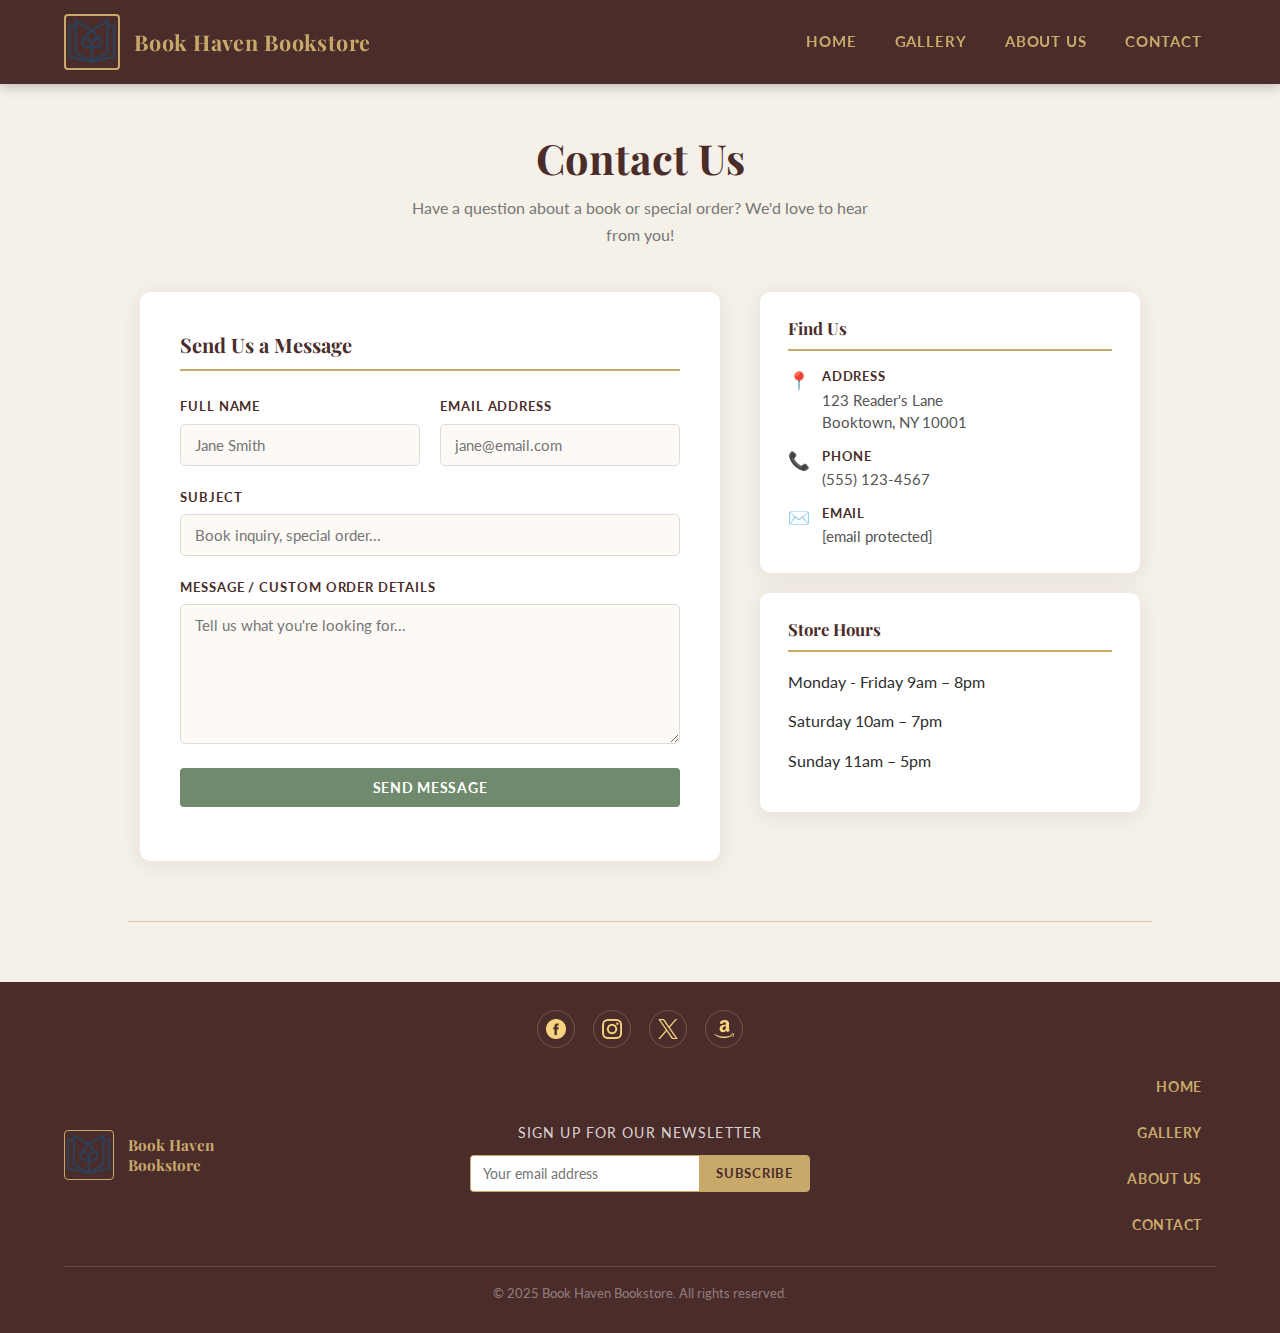
<file: contact.html>
<!DOCTYPE html>
<html lang="en">
<head>
    <meta charset="UTF-8">
    <meta name="viewport" content="width=device-width, initial-scale=1.0">
    <title>Book Haven Bookstore - Contact</title>
    <link rel="stylesheet" href="style.css">
    <style>
        /* =====================
           CONTACT PAGE STYLES
           ===================== */

        .contact-hero {
            width: 90%;
            max-width: 1100px;
            margin: 48px auto 0;
            text-align: center;
        }

        .contact-hero h2 {
            font-size: clamp(1.8rem, 4vw, 2.6rem);
            color: var(--primary-brown);
            margin-bottom: 10px;
        }

        .contact-hero p {
            color: #777;
            font-size: 1rem;
            max-width: 480px;
            margin: 0 auto;
        }

        /* Two-column layout: form + info panel */
        .contact-wrapper {
            width: 90%;
            max-width: 1000px;
            margin: 44px auto 60px;
            display: grid;
            grid-template-columns: 1fr 380px;
            gap: 40px;
            align-items: start;
        }

        /* ---- FORM PANEL ---- */
        .contact-form-panel {
            background: var(--white);
            border-radius: 10px;
            padding: 40px 40px 36px;
            box-shadow: 0 4px 22px rgba(74,44,42,0.09);
        }

        .contact-form-panel h3 {
            font-family: 'Playfair Display', Georgia, serif;
            font-size: 1.25rem;
            color: var(--primary-brown);
            margin-bottom: 24px;
            padding-bottom: 12px;
            border-bottom: 2px solid var(--accent-gold);
        }

        .form-row {
            display: grid;
            grid-template-columns: 1fr 1fr;
            gap: 0 20px;
        }

        .form-group {
            display: flex;
            flex-direction: column;
            margin-bottom: 20px;
        }

        .form-group label {
            font-size: 0.82rem;
            font-weight: 700;
            letter-spacing: 0.07em;
            text-transform: uppercase;
            color: var(--primary-brown);
            margin-bottom: 6px;
        }

        .form-group input,
        .form-group textarea {
            padding: 11px 14px;
            border: 1.5px solid #ddd;
            border-radius: 5px;
            font-family: 'Lato', Georgia, sans-serif;
            font-size: 0.95rem;
            color: var(--text-dark);
            background: #fdfaf5;
            transition: border-color 0.2s, box-shadow 0.2s;
            margin: 0;
        }

        .form-group input:focus,
        .form-group textarea:focus {
            outline: none;
            border-color: var(--accent-gold);
            box-shadow: 0 0 0 3px rgba(200,169,106,0.18);
            background: var(--white);
        }

        .form-group textarea {
            resize: vertical;
            min-height: 140px;
        }

        .form-submit {
            width: 100%;
            padding: 13px;
            font-size: 0.9rem;
            letter-spacing: 0.08em;
            margin-top: 4px;
        }

        /* ---- INFO PANEL ---- */
        .contact-info-panel {
            display: flex;
            flex-direction: column;
            gap: 20px;
        }

        .info-card {
            background: var(--white);
            border-radius: 10px;
            padding: 26px 28px;
            box-shadow: 0 4px 22px rgba(74,44,42,0.09);
        }

        .info-card h3 {
            font-family: 'Playfair Display', Georgia, serif;
            font-size: 1.05rem;
            color: var(--primary-brown);
            margin-bottom: 16px;
            padding-bottom: 10px;
            border-bottom: 2px solid var(--accent-gold);
        }

        .info-item {
            display: flex;
            align-items: flex-start;
            gap: 12px;
            margin-bottom: 14px;
            font-size: 0.92rem;
            color: #555;
            line-height: 1.5;
        }

        .info-item:last-child {
            margin-bottom: 0;
        }

        .info-icon {
            font-size: 1.1rem;
            margin-top: 1px;
            flex-shrink: 0;
            color: var(--accent-gold);
        }

        .info-item strong {
            display: block;
            font-size: 0.8rem;
            text-transform: uppercase;
            letter-spacing: 0.06em;
            color: var(--primary-brown);
            margin-bottom: 2px;
            font-weight: 700;
        }

        /* Hours table inside info card */
        .hours-table {
            width: 100%;
            border-collapse: collapse;
            font-size: 0.88rem;
            color: #555;
        }

        .hours-table tr td {
            padding: 5px 0;
            background: transparent;
            border: none;
            text-align: left;
        }

        .hours-table tr td:last-child {
            text-align: right;
            color: var(--soft-green);
            font-weight: 700;
        }

        .hours-table tr:not(:last-child) td {
            border-bottom: 1px solid rgba(200,169,106,0.15);
        }

        /* =====================
           RESPONSIVE
           ===================== */
        @media (max-width: 860px) {
            .contact-wrapper {
                grid-template-columns: 1fr;
            }

            .contact-info-panel {
                display: grid;
                grid-template-columns: 1fr 1fr;
            }
        }

        @media (max-width: 560px) {
            .contact-form-panel {
                padding: 28px 22px;
            }

            .form-row {
                grid-template-columns: 1fr;
            }

            .contact-info-panel {
                grid-template-columns: 1fr;
            }
        }
    </style>
</head>

<body>

<!-- HEADER -->
<header class="main-header">
    <div class="logo-container">
        <img src="images/logo.png" alt="Book Haven Logo">
        <h1>Book Haven Bookstore</h1>
    </div>

    <button class="nav-toggle" aria-label="Toggle navigation"
        onclick="this.classList.toggle('active'); document.querySelector('nav').classList.toggle('open')">
        <span></span>
        <span></span>
        <span></span>
    </button>

    <nav>
        <a href="index.html">Home</a>
        <a href="gallery.html">Gallery</a>
        <a href="about.html">About Us</a>
        <a href="contact.html">Contact</a>
    </nav>
</header>

<!-- PAGE HERO -->
<div class="contact-hero">
    <h2>Contact Us</h2>
    <p>Have a question about a book or special order? We'd love to hear from you!</p>
</div>

<!-- CONTACT LAYOUT -->
<div class="contact-wrapper">

    <!-- LEFT: Contact Form -->
    <div class="contact-form-panel">
        <h3>Send Us a Message</h3>
        <form action="#" method="post">

            <div class="form-row">
                <div class="form-group">
                    <label for="fullname">Full Name</label>
                    <input type="text" id="fullname" name="fullname" placeholder="Jane Smith" required>
                </div>
                <div class="form-group">
                    <label for="email">Email Address</label>
                    <input type="email" id="email" name="email" placeholder="jane@email.com" required>
                </div>
            </div>

            <div class="form-group">
                <label for="subject">Subject</label>
                <input type="text" id="subject" name="subject" placeholder="Book inquiry, special order...">
            </div>

            <div class="form-group">
                <label for="message">Message / Custom Order Details</label>
                <textarea id="message" name="message" placeholder="Tell us what you're looking for..." required></textarea>
            </div>

            <input type="submit" value="Send Message" id="contact-submit-btn" class="form-submit">

        </form>
    </div>

    <!-- RIGHT: Info Cards -->
    <div class="contact-info-panel">

        <div class="info-card">
            <h3>Find Us</h3>

            <div class="info-item">
                <span class="info-icon">📍</span>
                <div>
                    <strong>Address</strong>
                    123 Reader's Lane<br>Booktown, NY 10001
                </div>
            </div>

            <div class="info-item">
                <span class="info-icon">📞</span>
                <div>
                    <strong>Phone</strong>
                    (555) 123-4567
                </div>
            </div>

            <div class="info-item">
                <span class="info-icon">✉️</span>
                <div>
                    <strong>Email</strong>
                    <a href="/cdn-cgi/l/email-protection" class="__cf_email__" data-cfemail="5b333e3737341b39343430333a2d3e3575383436">[email&#160;protected]</a>
                </div>
            </div>
        </div>

        <div class="info-card">
            <h3>Store Hours</h3>
            <table class="hours-table">
                <p>Monday - Friday 9am – 8pm</p>
                <p>Saturday 10am – 7pm</p>
                <p>Sunday 11am – 5pm</p>
            </table>
        </div>

    </div>

</div>

<hr>

<!-- FOOTER -->
<footer>

    <div class="footer-social">
        <a href="#" aria-label="Facebook">
            <img src="images/facebook.png" alt="Facebook">
        </a>
        <a href="#" aria-label="Instagram">
            <img src="images/instagram.png" alt="Instagram">
        </a>
        <a href="#" aria-label="X (Twitter)">
            <img src="images/x.png" alt="X">
        </a>
        <a href="#" aria-label="Amazon">
            <img src="images/amazon.png" alt="Amazon">
        </a>
    </div>

    <div class="footer-main">

        <div class="footer-brand">
            <div class="footer-logo-box">
                <img src="images/logo.png" alt="Book Haven Logo">
            </div>
            <span class="footer-brand-name">Book Haven<br>Bookstore</span>
        </div>

        <div class="footer-newsletter">
            <p>Sign up for our newsletter</p>
            <form action="#" method="post">
                <input type="email" placeholder="Your email address" aria-label="Email address">
                <button type="submit" id="subscribe-btn">Subscribe</button>
            </form>
        </div>

        <nav class="footer-nav">
            <a href="index.html">Home</a>
            <a href="gallery.html">Gallery</a>
            <a href="about.html">About Us</a>
            <a href="contact.html">Contact</a>
        </nav>

    </div>

    <div class="footer-bottom">
        &copy; 2025 Book Haven Bookstore. All rights reserved.
    </div>

</footer>

<script>
    // Subscribe button — footer
    document.getElementById('subscribe-btn').addEventListener('click', function(e) {
        e.preventDefault();
        alert('Thank you for subscribing.');
    });

    // Contact form submit button
    document.getElementById('contact-submit-btn').addEventListener('click', function(e) {
        // Let browser run HTML5 required-field validation first;
        // only show alert if the form is valid
        var form = this.closest('form');
        if (form.checkValidity()) {
            e.preventDefault();
            alert('Thank you for your message.');
        }
    });
</script>

</body>
</html>
</file>
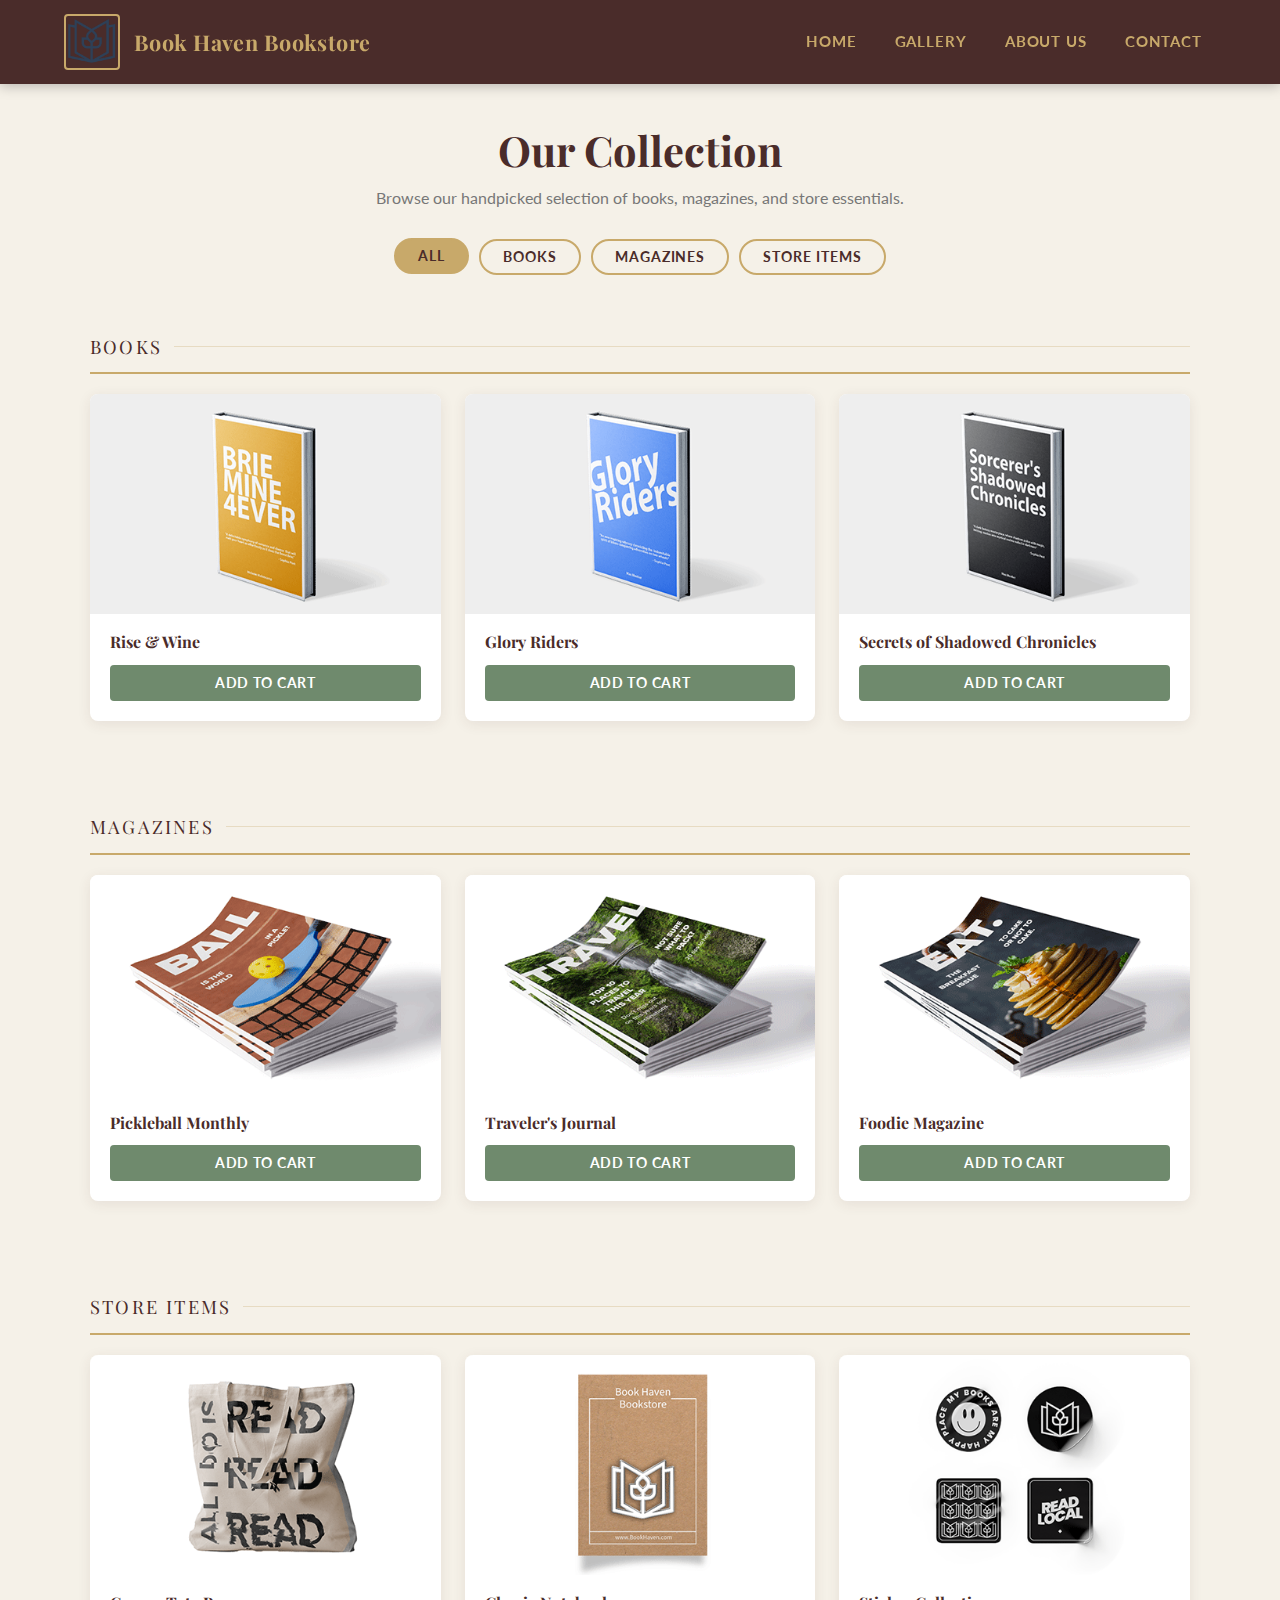
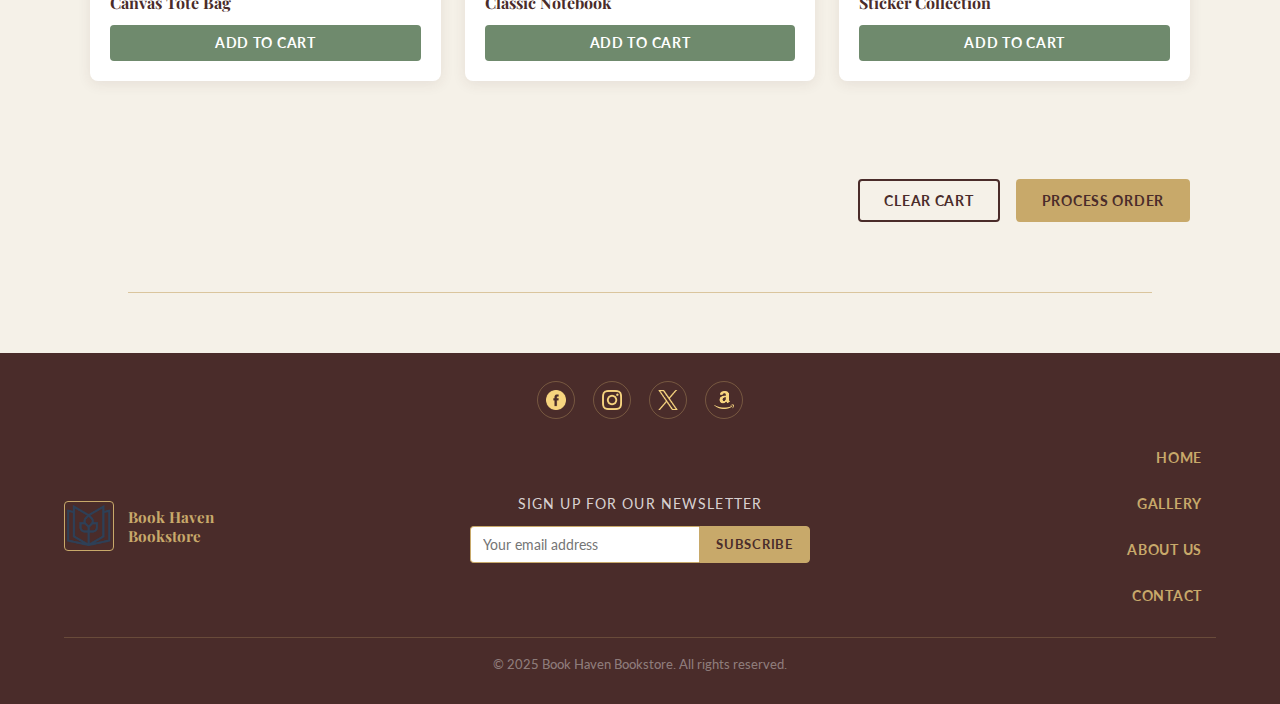
<file: gallery.html>
<!DOCTYPE html>
<html lang="en">
<head>
    <meta charset="UTF-8">
    <meta name="viewport" content="width=device-width, initial-scale=1.0">
    <title>Book Haven Bookstore - Gallery</title>
    <link rel="stylesheet" href="style.css">
    <style>
        /* =====================
           GALLERY PAGE STYLES
           ===================== */

        .gallery-hero {
            width: 90%;
            max-width: 1100px;
            margin: 40px auto 10px;
            text-align: center;
        }

        .gallery-hero h2 {
            font-size: clamp(1.8rem, 4vw, 2.6rem);
            color: var(--primary-brown);
            margin-bottom: 8px;
        }

        .gallery-hero p {
            color: #777;
            font-size: 1rem;
            max-width: 540px;
            margin: 0 auto;
        }

        /* Category filter tabs */
        .gallery-filters {
            display: flex;
            justify-content: center;
            gap: 10px;
            flex-wrap: wrap;
            margin: 28px auto 36px;
        }

        .filter-btn {
            background: transparent;
            color: var(--primary-brown);
            border: 2px solid var(--accent-gold);
            padding: 8px 22px;
            font-size: 0.85rem;
            letter-spacing: 0.07em;
            text-transform: uppercase;
            border-radius: 30px;
            cursor: pointer;
            transition: background 0.2s, color 0.2s, transform 0.15s;
        }

        .filter-btn:hover,
        .filter-btn.active {
            background: var(--accent-gold);
            color: var(--primary-brown);
            transform: translateY(-1px);
        }

        /* Section headings */
        .gallery-section {
            width: 90%;
            max-width: 1100px;
            margin: 0 auto 50px;
        }

        .gallery-section-title {
            font-family: 'Playfair Display', Georgia, serif;
            font-size: 1.15rem;
            color: var(--primary-brown);
            text-transform: uppercase;
            letter-spacing: 0.12em;
            margin-bottom: 20px;
            padding-bottom: 10px;
            border-bottom: 2px solid var(--accent-gold);
            display: flex;
            align-items: center;
            gap: 12px;
        }

        .gallery-section-title::after {
            content: '';
            flex: 1;
            height: 1px;
            background: rgba(200,169,106,0.3);
        }

        /* Product grid */
        .gallery-grid {
            display: grid;
            grid-template-columns: repeat(3, 1fr);
            gap: 24px;
        }

        /* Product card */
        .product-card {
            background: var(--white);
            border-radius: 8px;
            overflow: hidden;
            box-shadow: 0 3px 14px rgba(74,44,42,0.09);
            transition: transform 0.22s, box-shadow 0.22s;
            display: flex;
            flex-direction: column;
        }

        .product-card:hover {
            transform: translateY(-5px);
            box-shadow: 0 12px 32px rgba(74,44,42,0.16);
        }

        /* Image wrapper with overlay */
        .product-img-wrap {
            position: relative;
            overflow: hidden;
            background: #f0ebe0;
        }

        .product-img-wrap img {
            width: 100%;
            height: 220px;
            object-fit: cover;
            display: block;
            transition: transform 0.35s ease;
        }

        .product-card:hover .product-img-wrap img {
            transform: scale(1.04);
        }

        /* Quick-add overlay on hover */
        .product-img-overlay {
            position: absolute;
            inset: 0;
            background: rgba(74,44,42,0.45);
            display: flex;
            align-items: center;
            justify-content: center;
            opacity: 0;
            transition: opacity 0.25s;
        }

        .product-card:hover .product-img-overlay {
            opacity: 1;
        }

        .overlay-btn {
            background: var(--accent-gold);
            color: var(--primary-brown);
            border: none;
            padding: 10px 22px;
            font-size: 0.82rem;
            font-weight: 700;
            letter-spacing: 0.07em;
            text-transform: uppercase;
            border-radius: 4px;
            cursor: pointer;
            transform: translateY(6px);
            transition: transform 0.25s, background 0.2s;
        }

        .product-card:hover .overlay-btn {
            transform: translateY(0);
        }

        .overlay-btn:hover {
            background: var(--white);
        }

        /* Card body */
        .product-info {
            padding: 18px 20px 20px;
            flex-grow: 1;
            display: flex;
            flex-direction: column;
            gap: 12px;
        }

        .product-info strong {
            font-family: 'Playfair Display', Georgia, serif;
            font-size: 1rem;
            color: var(--primary-brown);
            line-height: 1.3;
        }

        .product-info button {
            margin-top: auto;
            width: 100%;
            padding: 10px;
            font-size: 0.85rem;
        }

        /* Cart action buttons row */
        .cart-actions {
            display: flex;
            gap: 16px;
            justify-content: flex-end;
            margin-top: 8px;
        }

        .cart-actions #clear-cart-btn {
            background-color: transparent;
            color: var(--primary-brown);
            border: 2px solid var(--primary-brown);
        }

        .cart-actions #clear-cart-btn:hover {
            background-color: var(--primary-brown);
            color: white;
        }

        .cart-actions #process-order-btn {
            background-color: var(--accent-gold);
            color: var(--primary-brown);
            border: 2px solid var(--accent-gold);
            font-weight: 700;
        }

        .cart-actions #process-order-btn:hover {
            background-color: var(--primary-brown);
            color: white;
            border-color: var(--primary-brown);
        }

        /* =====================
           RESPONSIVE
           ===================== */
        @media (max-width: 900px) {
            .gallery-grid {
                grid-template-columns: repeat(2, 1fr);
            }
        }

        @media (max-width: 520px) {
            .gallery-grid {
                grid-template-columns: 1fr;
            }

            .product-img-wrap img {
                height: 200px;
            }
        }
    </style>
</head>

<body>

<!-- HEADER -->
<header class="main-header">
    <div class="logo-container">
        <img src="images/logo.png" alt="Book Haven Logo">
        <h1>Book Haven Bookstore</h1>
    </div>

    <button class="nav-toggle" aria-label="Toggle navigation"
        onclick="this.classList.toggle('active'); document.querySelector('nav').classList.toggle('open')">
        <span></span>
        <span></span>
        <span></span>
    </button>

    <nav>
        <a href="index.html">Home</a>
        <a href="gallery.html">Gallery</a>
        <a href="about.html">About Us</a>
        <a href="contact.html">Contact</a>
    </nav>
</header>

<!-- GALLERY HERO -->
<div class="gallery-hero">
    <h2>Our Collection</h2>
    <p>Browse our handpicked selection of books, magazines, and store essentials.</p>
</div>

<!-- FILTER TABS -->
<div class="gallery-filters">
    <button class="filter-btn active">All</button>
    <button class="filter-btn">Books</button>
    <button class="filter-btn">Magazines</button>
    <button class="filter-btn">Store Items</button>
</div>

<!-- BOOKS -->
<section class="gallery-section">
    <div class="gallery-section-title">Books</div>
    <div class="gallery-grid">

        <div class="product-card">
            <div class="product-img-wrap">
                <img src="images/book1.jpg" alt="Rise & Wine">
                <div class="product-img-overlay">
                    <button class="overlay-btn">Quick Add</button>
                </div>
            </div>
            <div class="product-info">
                <strong>Rise &amp; Wine</strong>
                <button class="add-to-cart-btn">Add to Cart</button>
            </div>
        </div>

        <div class="product-card">
            <div class="product-img-wrap">
                <img src="images/book2.jpg" alt="Glory Riders">
                <div class="product-img-overlay">
                    <button class="overlay-btn add-to-cart-btn">Quick Add</button>
                </div>
            </div>
            <div class="product-info">
                <strong>Glory Riders</strong>
                <button class="add-to-cart-btn">Add to Cart</button>
            </div>
        </div>

        <div class="product-card">
            <div class="product-img-wrap">
                <img src="images/book3.jpg" alt="Secrets of Shadowed Chronicles">
                <div class="product-img-overlay">
                    <button class="overlay-btn add-to-cart-btn">Quick Add</button>
                </div>
            </div>
            <div class="product-info">
                <strong>Secrets of Shadowed Chronicles</strong>
                <button class="add-to-cart-btn">Add to Cart</button>
            </div>
        </div>

    </div>
</section>

<!-- MAGAZINES -->
<section class="gallery-section">
    <div class="gallery-section-title">Magazines</div>
    <div class="gallery-grid">

        <div class="product-card">
            <div class="product-img-wrap">
                <img src="images/mag1.jpg" alt="Pickleball Monthly">
                <div class="product-img-overlay">
                    <button class="overlay-btn">Quick Add</button>
                </div>
            </div>
            <div class="product-info">
                <strong>Pickleball Monthly</strong>
                <button class="add-to-cart-btn">Add to Cart</button>
            </div>
        </div>

        <div class="product-card">
            <div class="product-img-wrap">
                <img src="images/mag2.jpg" alt="Traveler's Journal">
                <div class="product-img-overlay">
                    <button class="overlay-btn add-to-cart-btn">Quick Add</button>
                </div>
            </div>
            <div class="product-info">
                <strong>Traveler's Journal</strong>
                <button class="add-to-cart-btn">Add to Cart</button>
            </div>
        </div>

        <div class="product-card">
            <div class="product-img-wrap">
                <img src="images/mag3.jpg" alt="Foodie Magazine">
                <div class="product-img-overlay">
                    <button class="overlay-btn add-to-cart-btn">Quick Add</button>
                </div>
            </div>
            <div class="product-info">
                <strong>Foodie Magazine</strong>
                <button class="add-to-cart-btn">Add to Cart</button>
            </div>
        </div>

    </div>
</section>

<!-- STORE ITEMS -->
<section class="gallery-section">
    <div class="gallery-section-title">Store Items</div>
    <div class="gallery-grid">

        <div class="product-card">
            <div class="product-img-wrap">
                <img src="images/item1.jpg" alt="Canvas Tote Bag">
                <div class="product-img-overlay">
                    <button class="overlay-btn add-to-cart-btn">Quick Add</button>
                </div>
            </div>
            <div class="product-info">
                <strong>Canvas Tote Bag</strong>
                <button class="add-to-cart-btn">Add to Cart</button>
            </div>
        </div>

        <div class="product-card">
            <div class="product-img-wrap">
                <img src="images/item2.jpg" alt="Classic Notebook">
                <div class="product-img-overlay">
                    <button class="overlay-btn add-to-cart-btn">Quick Add</button>
                </div>
            </div>
            <div class="product-info">
                <strong>Classic Notebook</strong>
                <button class="add-to-cart-btn">Add to Cart</button>
            </div>
        </div>

        <div class="product-card">
            <div class="product-img-wrap">
                <img src="images/item3.jpg" alt="Sticker Collection">
                <div class="product-img-overlay">
                    <button class="overlay-btn add-to-cart-btn">Quick Add</button>
                </div>
            </div>
            <div class="product-info">
                <strong>Sticker Collection</strong>
                <button class="add-to-cart-btn">Add to Cart</button>
            </div>
        </div>

    </div>
</section>

<!-- CART ACTIONS -->
<section class="gallery-section">
    <div class="cart-actions">
        <button id="clear-cart-btn">Clear Cart</button>
        <button id="process-order-btn">Process Order</button>
    </div>
</section>

<hr>

<!-- FOOTER -->
<footer>

    <div class="footer-social">
        <a href="#" aria-label="Facebook">
            <img src="images/facebook.png" alt="Facebook">
        </a>
        <a href="#" aria-label="Instagram">
            <img src="images/instagram.png" alt="Instagram">
        </a>
        <a href="#" aria-label="X (Twitter)">
            <img src="images/x.png" alt="X">
        </a>
        <a href="#" aria-label="Amazon">
            <img src="images/amazon.png" alt="Amazon">
        </a>
    </div>

    <div class="footer-main">

        <div class="footer-brand">
            <div class="footer-logo-box">
                <img src="images/logo.png" alt="Book Haven Logo">
            </div>
            <span class="footer-brand-name">Book Haven<br>Bookstore</span>
        </div>

        <div class="footer-newsletter">
            <p>Sign up for our newsletter</p>
            <form action="#" method="post">
                <input type="email" placeholder="Your email address" aria-label="Email address">
                <button type="submit" id="subscribe-btn">Subscribe</button>
            </form>
        </div>

        <nav class="footer-nav">
            <a href="index.html">Home</a>
            <a href="gallery.html">Gallery</a>
            <a href="about.html">About Us</a>
            <a href="contact.html">Contact</a>
        </nav>

    </div>

    <div class="footer-bottom">
        &copy; 2025 Book Haven Bookstore. All rights reserved.
    </div>

</footer>

<script>
    // Subscribe button — footer
    document.getElementById('subscribe-btn').addEventListener('click', function(e) {
        e.preventDefault();
        alert('Thank you for subscribing.');
    });

    // Add to Cart buttons (all product cards + quick-add overlays)
    document.querySelectorAll('.add-to-cart-btn').forEach(function(btn) {
        btn.addEventListener('click', function() {
            alert('Item added to the cart.');
        });
    });

    // Clear Cart button
    document.getElementById('clear-cart-btn').addEventListener('click', function() {
        alert('Cart cleared.');
    });

    // Process Order button
    document.getElementById('process-order-btn').addEventListener('click', function() {
        alert('Thank you for your order.');
    });

    // Filter tab active state
    document.querySelectorAll('.filter-btn').forEach(btn => {
        btn.addEventListener('click', function() {
            document.querySelectorAll('.filter-btn').forEach(b => b.classList.remove('active'));
            this.classList.add('active');
        });
    });
</script>

</body>
</html>
</file>
<file: style.css>
/* =====================
   GOOGLE FONTS
   ===================== */
@import url('https://fonts.googleapis.com/css2?family=Playfair+Display:wght@400;600;700&family=Lato:wght@300;400;700&display=swap');

/* =====================
   COLOR PALETTE
   ===================== */
:root {
    --primary-brown: #4a2c2a;
    --light-cream: #f5f1e8;
    --accent-gold: #c8a96a;
    --soft-green: #6f8a6d;
    --text-dark: #2e2e2e;
    --white: #ffffff;
    --border: #ddd;
    --shadow: 0 4px 18px rgba(74,44,42,0.10);
}

/* =====================
   RESET & GLOBAL
   ===================== */
*, *::before, *::after {
    box-sizing: border-box;
    margin: 0;
    padding: 0;
}

body {
    font-family: 'Lato', Georgia, serif;
    background-color: var(--light-cream);
    color: var(--text-dark);
    line-height: 1.7;
    font-size: 16px;
}

h1, h2, h3 {
    font-family: 'Playfair Display', Georgia, serif;
    line-height: 1.25;
}

h2 {
    font-size: clamp(1.4rem, 3vw, 2rem);
    color: var(--primary-brown);
    margin-bottom: 16px;
}

p {
    margin-bottom: 12px;
}

a {
    color: inherit;
    text-decoration: none;
}

img {
    max-width: 100%;
    display: block;
}

hr {
    width: 80%;
    margin: 40px auto;
    border: none;
    border-top: 1px solid var(--accent-gold);
    opacity: 0.6;
}

section {
    width: 90%;
    max-width: 1100px;
    margin: 0 auto;
    padding: 20px 0;
}

/* =====================
   HEADER
   ===================== */
.main-header {
    background-color: var(--primary-brown);
    padding: 14px 5%;
    display: flex;
    justify-content: space-between;
    align-items: center;
    gap: 20px;
    position: sticky;
    top: 0;
    z-index: 100;
    box-shadow: 0 2px 12px rgba(0,0,0,0.25);
}

.logo-container {
    display: flex;
    align-items: center;
    gap: 14px;
    flex-shrink: 0;
}

.logo-container img {
    width: 56px;
    height: 56px;
    object-fit: cover;
    border-radius: 4px;
    border: 2px solid var(--accent-gold);
}

.logo-container h1 {
    color: var(--accent-gold);
    font-family: 'Playfair Display', Georgia, serif;
    font-size: clamp(1rem, 2.5vw, 1.35rem);
    font-weight: 700;
    letter-spacing: 0.02em;
    white-space: nowrap;
}

/* =====================
   NAVIGATION
   ===================== */
nav {
    display: flex;
    gap: 10px;
    flex-wrap: wrap;
    justify-content: flex-end;
}

nav a {
    color: var(--accent-gold);
    font-family: 'Lato', sans-serif;
    font-weight: 700;
    font-size: 0.92rem;
    letter-spacing: 0.06em;
    text-transform: uppercase;
    padding: 7px 14px;
    border-radius: 3px;
    transition: color 0.2s, background 0.2s;
}

nav a:hover {
    color: var(--primary-brown);
    background-color: var(--accent-gold);
}

/* Hamburger (mobile) */
.nav-toggle {
    display: none;
    flex-direction: column;
    gap: 5px;
    cursor: pointer;
    padding: 6px;
    background: none;
    border: none;
}
.nav-toggle span {
    display: block;
    width: 24px;
    height: 2px;
    background: var(--accent-gold);
    border-radius: 2px;
    transition: transform 0.3s;
}

/* =====================
   HERO SECTION
   ===================== */
.hero {
    position: relative;
    width: 90%;
    max-width: 1100px;
    margin: 36px auto 0;
    overflow: hidden;
    border-radius: 8px;
    box-shadow: var(--shadow);
}

.hero img {
    width: 100%;
    height: clamp(260px, 45vw, 480px);
    object-fit: cover;
    display: block;
}

.hero-overlay {
    position: absolute;
    bottom: 0;
    left: 0;
    width: 100%;
    padding: clamp(20px, 4vw, 50px) clamp(20px, 5vw, 60px);
    text-align: center;
    background: linear-gradient(
        to top,
        rgba(245,241,232,0.97) 0%,
        rgba(245,241,232,0.7) 55%,
        rgba(245,241,232,0) 100%
    );
    border-bottom-left-radius: 8px;
    border-bottom-right-radius: 8px;
}

.hero-overlay h2 {
    font-size: clamp(1.3rem, 3.5vw, 2.2rem);
    color: var(--primary-brown);
    margin-bottom: 10px;
}

.hero-overlay p {
    max-width: 680px;
    margin: 0 auto;
    color: var(--text-dark);
    font-size: clamp(0.9rem, 1.8vw, 1.05rem);
}

/* =====================
   HERO BUTTON
   ===================== */
.hero-button {
    text-align: center;
    margin: 24px 0 48px;
}

/* =====================
   BUTTONS
   ===================== */
button,
input[type="submit"] {
    background-color: var(--soft-green);
    color: var(--white);
    border: none;
    padding: 11px 24px;
    font-family: 'Lato', sans-serif;
    font-size: 0.9rem;
    font-weight: 700;
    letter-spacing: 0.05em;
    text-transform: uppercase;
    cursor: pointer;
    border-radius: 4px;
    transition: background-color 0.2s, transform 0.15s;
}

button:hover,
input[type="submit"]:hover {
    background-color: var(--primary-brown);
    transform: translateY(-1px);
}

/* =====================
   FEATURED BOOKS
   ===================== */
.books-grid {
    display: grid;
    grid-template-columns: repeat(3, 1fr);
    gap: 24px;
    margin-top: 28px;
}

.book-card {
    background: var(--white);
    border: 1px solid var(--border);
    border-radius: 8px;
    padding: 28px 24px;
    text-align: center;
    box-shadow: var(--shadow);
    transition: transform 0.2s, box-shadow 0.2s;
    display: flex;
    flex-direction: column;
    align-items: center;
    gap: 12px;
}

.book-card:hover {
    transform: translateY(-4px);
    box-shadow: 0 10px 30px rgba(74,44,42,0.14);
}

.book-card img {
    width: 140px;
    height: 190px;
    object-fit: cover;
    border-radius: 4px;
    box-shadow: 3px 4px 14px rgba(0,0,0,0.2);
    margin: 0 auto;
}

.book-card strong {
    font-family: 'Playfair Display', Georgia, serif;
    font-size: 1.05rem;
    color: var(--primary-brown);
    display: block;
}

.book-card p {
    font-size: 0.9rem;
    color: #555;
    margin: 0;
    flex-grow: 1;
}

/* Legacy table override (keep HTML working) */
table {
    display: none; /* replaced by .books-grid */
}

/* =====================
   ABOUT PREVIEW
   ===================== */
.about-preview {
    display: flex;
    align-items: center;
    gap: 40px;
}

.about-preview img {
    width: clamp(200px, 30%, 320px);
    height: 220px;
    object-fit: cover;
    border-radius: 8px;
    box-shadow: var(--shadow);
    flex-shrink: 0;
}

.about-preview-text h2 {
    margin-bottom: 12px;
}

.about-preview-text p {
    color: #555;
    font-size: 0.98rem;
}

.about-preview-text button {
    margin-top: 8px;
}

/* =====================
   FORM STYLING
   ===================== */
form {
    max-width: 500px;
    margin: 0 auto;
    text-align: left;
}

label {
    font-weight: 700;
    font-size: 0.9rem;
    display: block;
    margin-bottom: 4px;
    color: var(--primary-brown);
}

input,
textarea {
    width: 100%;
    padding: 10px 12px;
    margin-top: 4px;
    margin-bottom: 18px;
    border: 1px solid #ccc;
    border-radius: 4px;
    font-family: 'Lato', sans-serif;
    font-size: 0.95rem;
    transition: border-color 0.2s;
}

input:focus,
textarea:focus {
    outline: none;
    border-color: var(--accent-gold);
    box-shadow: 0 0 0 3px rgba(200,169,106,0.15);
}

/* =====================
   FOOTER
   ===================== */
footer {
    background-color: var(--primary-brown);
    color: var(--white);
    padding: 28px 5%;
    margin-top: 60px;
}

/* Social Icons Row */
.footer-social {
    display: flex;
    justify-content: center;
    gap: 18px;
    margin-bottom: 20px;
}

.footer-social a {
    color: var(--accent-gold);
    display: inline-flex;
    align-items: center;
    justify-content: center;
    width: 38px;
    height: 38px;
    border-radius: 50%;
    border: 1px solid rgba(200,169,106,0.35);
    transition: color 0.2s, border-color 0.2s, transform 0.2s;
}

.footer-social a:hover {
    color: var(--white);
    border-color: var(--white);
    transform: scale(1.12);
}

.footer-social img {
    width: 20px;
    height: 20px;
    object-fit: contain;
    /* invert to look white-ish on dark bg */
    filter: brightness(0) saturate(100%) invert(75%) sepia(30%) saturate(500%) hue-rotate(5deg) brightness(105%);
    transition: filter 0.2s;
}

.footer-social a:hover img {
    filter: brightness(0) invert(1);
}

/* Three-column main row */
.footer-main {
    display: flex;
    align-items: center;
    justify-content: space-between;
    gap: 24px;
    flex-wrap: wrap;
}

/* Left: Brand */
.footer-brand {
    display: flex;
    align-items: center;
    gap: 12px;
    flex: 1;
    min-width: 160px;
}

.footer-logo-box {
    width: 52px;
    height: 52px;
    flex-shrink: 0;
}

.footer-logo-box img {
    width: 50px;
    height: 50px;
    object-fit: cover;
    border-radius: 4px;
    border: 1px solid var(--accent-gold);
}

.footer-brand-name {
    font-family: 'Playfair Display', Georgia, serif;
    font-weight: 700;
    font-size: 0.95rem;
    color: var(--accent-gold);
    line-height: 1.3;
}

/* Center: Newsletter */
.footer-newsletter {
    flex: 1.4;
    text-align: center;
    min-width: 220px;
}

.footer-newsletter p {
    margin-bottom: 10px;
    font-size: 0.88rem;
    color: rgba(255,255,255,0.8);
    text-transform: uppercase;
    letter-spacing: 0.08em;
}

.footer-newsletter form {
    display: flex;
    gap: 0;
    max-width: 340px;
    margin: 0 auto;
    text-align: left;
}

.footer-newsletter input[type="email"] {
    flex: 1;
    padding: 9px 12px;
    border: 1px solid var(--accent-gold);
    border-right: none;
    border-radius: 4px 0 0 4px;
    background-color: var(--white);
    font-size: 0.88rem;
    margin: 0;
    color: var(--text-dark);
}

.footer-newsletter input[type="email"]:focus {
    outline: none;
    border-color: var(--accent-gold);
}

.footer-newsletter button {
    background-color: var(--accent-gold);
    color: var(--primary-brown);
    border: 1px solid var(--accent-gold);
    padding: 9px 16px;
    border-radius: 0 4px 4px 0;
    font-size: 0.8rem;
    font-weight: 700;
    letter-spacing: 0.06em;
    transform: none;
    white-space: nowrap;
}

.footer-newsletter button:hover {
    background-color: var(--white);
    color: var(--primary-brown);
    transform: none;
}

/* Right: Footer Nav */
.footer-nav {
    display: flex;
    flex-direction: column;
    gap: 8px;
    flex: 1;
    align-items: flex-end;
    min-width: 120px;
}

.footer-nav a {
    color: var(--accent-gold);
    font-size: 0.88rem;
    font-weight: 700;
    letter-spacing: 0.05em;
    text-transform: uppercase;
    transition: color 0.2s;
}

.footer-nav a:hover {
    color: var(--white);
}

.footer-bottom {
    text-align: center;
    margin-top: 22px;
    padding-top: 16px;
    border-top: 1px solid rgba(200,169,106,0.25);
    font-size: 0.8rem;
    color: rgba(255,255,255,0.4);
}

/* =====================
   RESPONSIVE
   ===================== */

/* Tablet */
@media (max-width: 900px) {
    .books-grid {
        grid-template-columns: repeat(2, 1fr);
    }

    .about-preview {
        flex-direction: column;
    }

    .about-preview img {
        width: 100%;
        height: 220px;
    }

    .footer-main {
        flex-direction: column;
        align-items: center;
        text-align: center;
    }

    .footer-brand {
        justify-content: center;
    }

    .footer-nav {
        flex-direction: row;
        flex-wrap: wrap;
        justify-content: center;
        align-items: center;
        gap: 16px;
    }
}

/* Mobile */
@media (max-width: 600px) {
    .main-header {
        flex-wrap: wrap;
        gap: 10px;
    }

    .logo-container h1 {
        font-size: 1rem;
    }

    .logo-container img {
        width: 44px;
        height: 44px;
    }

    nav {
        display: none;
        width: 100%;
        flex-direction: column;
        gap: 4px;
    }

    nav.open {
        display: flex;
    }

    nav a {
        padding: 10px 0;
        text-align: center;
        border-top: 1px solid rgba(200,169,106,0.2);
    }

    .nav-toggle {
        display: flex;
    }

    .books-grid {
        grid-template-columns: 1fr;
    }

    .hero-overlay {
        padding: 18px;
    }

    .footer-newsletter form {
        flex-direction: column;
        gap: 8px;
    }

    .footer-newsletter input[type="email"] {
        border-right: 1px solid var(--accent-gold);
        border-radius: 4px;
    }

    .footer-newsletter button {
        border-radius: 4px;
        width: 100%;
    }

    hr {
        margin: 28px auto;
    }
}

/* =====================
    GALLERY PAGE STYLES
    ===================== */

.gallery-hero {
    width: 90%;
    max-width: 1100px;
    margin: 40px auto 10px;
    text-align: center;
}

.gallery-hero h2 {
    font-size: clamp(1.8rem, 4vw, 2.6rem);
    color: var(--primary-brown);
    margin-bottom: 8px;
}

.gallery-hero p {
    color: #777;
    font-size: 1rem;
    max-width: 540px;
    margin: 0 auto;
}

/* Category filter tabs */
.gallery-filters {
    display: flex;
    justify-content: center;
    gap: 10px;
    flex-wrap: wrap;
    margin: 28px auto 36px;
}

.filter-btn {
    background: transparent;
    color: var(--primary-brown);
    border: 2px solid var(--accent-gold);
    padding: 8px 22px;
    font-size: 0.85rem;
    letter-spacing: 0.07em;
    text-transform: uppercase;
    border-radius: 30px;
    cursor: pointer;
    transition: background 0.2s, color 0.2s, transform 0.15s;
}

.filter-btn:hover,
.filter-btn.active {
    background: var(--accent-gold);
    color: var(--primary-brown);
    transform: translateY(-1px);
}

/* Section headings */
.gallery-section {
    width: 90%;
    max-width: 1100px;
    margin: 0 auto 50px;
}

.gallery-section-title {
    font-family: 'Playfair Display', Georgia, serif;
    font-size: 1.15rem;
    color: var(--primary-brown);
    text-transform: uppercase;
    letter-spacing: 0.12em;
    margin-bottom: 20px;
    padding-bottom: 10px;
    border-bottom: 2px solid var(--accent-gold);
    display: flex;
    align-items: center;
    gap: 12px;
}

.gallery-section-title::after {
    content: '';
    flex: 1;
    height: 1px;
    background: rgba(200,169,106,0.3);
}

/* Product grid */
.gallery-grid {
    display: grid;
    grid-template-columns: repeat(3, 1fr);
    gap: 24px;
}

/* Product card */
.product-card {
    background: var(--white);
    border-radius: 8px;
    overflow: hidden;
    box-shadow: 0 3px 14px rgba(74,44,42,0.09);
    transition: transform 0.22s, box-shadow 0.22s;
    display: flex;
    flex-direction: column;
}

.product-card:hover {
    transform: translateY(-5px);
    box-shadow: 0 12px 32px rgba(74,44,42,0.16);
}

/* Image wrapper with overlay */
.product-img-wrap {
    position: relative;
    overflow: hidden;
    background: #f0ebe0;
}

.product-img-wrap img {
    width: 100%;
    height: 220px;
    object-fit: cover;
    display: block;
    transition: transform 0.35s ease;
}

.product-card:hover .product-img-wrap img {
    transform: scale(1.04);
}

/* Quick-add overlay on hover */
.product-img-overlay {
    position: absolute;
    inset: 0;
    background: rgba(74,44,42,0.45);
    display: flex;
    align-items: center;
    justify-content: center;
    opacity: 0;
    transition: opacity 0.25s;
}

.product-card:hover .product-img-overlay {
    opacity: 1;
}

.overlay-btn {
    background: var(--accent-gold);
    color: var(--primary-brown);
    border: none;
    padding: 10px 22px;
    font-size: 0.82rem;
    font-weight: 700;
    letter-spacing: 0.07em;
    text-transform: uppercase;
    border-radius: 4px;
    cursor: pointer;
    transform: translateY(6px);
    transition: transform 0.25s, background 0.2s;
}

.product-card:hover .overlay-btn {
    transform: translateY(0);
}

.overlay-btn:hover {
    background: var(--white);
}

/* Card body */
.product-info {
    padding: 18px 20px 20px;
    flex-grow: 1;
    display: flex;
    flex-direction: column;
    gap: 12px;
}

.product-info strong {
    font-family: 'Playfair Display', Georgia, serif;
    font-size: 1rem;
    color: var(--primary-brown);
    line-height: 1.3;
}

.product-info button {
    margin-top: auto;
    width: 100%;
    padding: 10px;
    font-size: 0.85rem;
}

/* =====================
    RESPONSIVE
    ===================== */
@media (max-width: 900px) {
    .gallery-grid {
        grid-template-columns: repeat(2, 1fr);
    }
}

@media (max-width: 520px) {
    .gallery-grid {
        grid-template-columns: 1fr;
    }

    .product-img-wrap img {
        height: 200px;
    }
}

/* =====================
    CONTACT PAGE STYLES
    ===================== */

.contact-hero {
    width: 90%;
    max-width: 1100px;
    margin: 48px auto 0;
    text-align: center;
}

.contact-hero h2 {
    font-size: clamp(1.8rem, 4vw, 2.6rem);
    color: var(--primary-brown);
    margin-bottom: 10px;
}

.contact-hero p {
    color: #777;
    font-size: 1rem;
    max-width: 480px;
    margin: 0 auto;
}

/* Two-column layout: form + info panel */
.contact-wrapper {
    width: 90%;
    max-width: 1000px;
    margin: 44px auto 60px;
    display: grid;
    grid-template-columns: 1fr 380px;
    gap: 40px;
    align-items: start;
}

/* ---- FORM PANEL ---- */
.contact-form-panel {
    background: var(--white);
    border-radius: 10px;
    padding: 40px 40px 36px;
    box-shadow: 0 4px 22px rgba(74,44,42,0.09);
}

.contact-form-panel h3 {
    font-family: 'Playfair Display', Georgia, serif;
    font-size: 1.25rem;
    color: var(--primary-brown);
    margin-bottom: 24px;
    padding-bottom: 12px;
    border-bottom: 2px solid var(--accent-gold);
}

.form-row {
    display: grid;
    grid-template-columns: 1fr 1fr;
    gap: 0 20px;
}

.form-group {
    display: flex;
    flex-direction: column;
    margin-bottom: 20px;
}

.form-group label {
    font-size: 0.82rem;
    font-weight: 700;
    letter-spacing: 0.07em;
    text-transform: uppercase;
    color: var(--primary-brown);
    margin-bottom: 6px;
}

.form-group input,
.form-group textarea {
    padding: 11px 14px;
    border: 1.5px solid #ddd;
    border-radius: 5px;
    font-family: 'Lato', Georgia, sans-serif;
    font-size: 0.95rem;
    color: var(--text-dark);
    background: #fdfaf5;
    transition: border-color 0.2s, box-shadow 0.2s;
    margin: 0;
}

.form-group input:focus,
.form-group textarea:focus {
    outline: none;
    border-color: var(--accent-gold);
    box-shadow: 0 0 0 3px rgba(200,169,106,0.18);
    background: var(--white);
}

.form-group textarea {
    resize: vertical;
    min-height: 140px;
}

.form-submit {
    width: 100%;
    padding: 13px;
    font-size: 0.9rem;
    letter-spacing: 0.08em;
    margin-top: 4px;
}

/* ---- INFO PANEL ---- */
.contact-info-panel {
    display: flex;
    flex-direction: column;
    gap: 20px;
}

.info-card {
    background: var(--white);
    border-radius: 10px;
    padding: 26px 28px;
    box-shadow: 0 4px 22px rgba(74,44,42,0.09);
}

.info-card h3 {
    font-family: 'Playfair Display', Georgia, serif;
    font-size: 1.05rem;
    color: var(--primary-brown);
    margin-bottom: 16px;
    padding-bottom: 10px;
    border-bottom: 2px solid var(--accent-gold);
}

.info-item {
    display: flex;
    align-items: flex-start;
    gap: 12px;
    margin-bottom: 14px;
    font-size: 0.92rem;
    color: #555;
    line-height: 1.5;
}

.info-item:last-child {
    margin-bottom: 0;
}

.info-icon {
    font-size: 1.1rem;
    margin-top: 1px;
    flex-shrink: 0;
    color: var(--accent-gold);
}

.info-item strong {
    display: block;
    font-size: 0.8rem;
    text-transform: uppercase;
    letter-spacing: 0.06em;
    color: var(--primary-brown);
    margin-bottom: 2px;
    font-weight: 700;
}

/* Hours table inside info card */
.hours-table {
    width: 100%;
    border-collapse: collapse;
    font-size: 0.88rem;
    color: #555;
}

.hours-table tr td {
    padding: 5px 0;
    background: transparent;
    border: none;
    text-align: left;
}

.hours-table tr td:last-child {
    text-align: right;
    color: var(--soft-green);
    font-weight: 700;
}

.hours-table tr:not(:last-child) td {
    border-bottom: 1px solid rgba(200,169,106,0.15);
}

/* =====================
    RESPONSIVE
    ===================== */
@media (max-width: 860px) {
    .contact-wrapper {
        grid-template-columns: 1fr;
    }

    .contact-info-panel {
        display: grid;
        grid-template-columns: 1fr 1fr;
    }
}

@media (max-width: 560px) {
    .contact-form-panel {
        padding: 28px 22px;
    }

    .form-row {
        grid-template-columns: 1fr;
    }

    .contact-info-panel {
        grid-template-columns: 1fr;
    }
}

/* =====================
           ABOUT PAGE STYLES
           ===================== */

        .page-hero {
            width: 90%;
            max-width: 1100px;
            margin: 48px auto 0;
            text-align: center;
        }

        .page-hero h2 {
            font-size: clamp(1.8rem, 4vw, 2.6rem);
            color: var(--primary-brown);
            margin-bottom: 10px;
        }

        .page-hero p {
            color: #777;
            font-size: 1rem;
            max-width: 560px;
            margin: 0 auto;
        }

        /* ---- ABOUT SECTION ---- */
        .about-section {
            width: 90%;
            max-width: 1100px;
            margin: 44px auto 0;
            display: grid;
            grid-template-columns: 1fr 1fr;
            gap: 48px;
            align-items: center;
        }

        .about-section img {
            width: 100%;
            height: 360px;
            object-fit: cover;
            border-radius: 10px;
            box-shadow: 0 6px 28px rgba(74,44,42,0.14);
        }

        .about-text h3 {
            font-family: 'Playfair Display', Georgia, serif;
            font-size: 1.5rem;
            color: var(--primary-brown);
            margin-bottom: 16px;
        }

        .about-text p {
            color: #555;
            font-size: 0.97rem;
            line-height: 1.8;
            margin-bottom: 16px;
        }

        .about-text p:last-child {
            margin-bottom: 0;
        }

        /* Decorative quote mark */
        .about-text::before {
            content: '\201C';
            font-family: 'Playfair Display', Georgia, serif;
            font-size: 5rem;
            color: var(--accent-gold);
            opacity: 0.3;
            line-height: 0.6;
            display: block;
            margin-bottom: 8px;
        }

        /* ---- VISIT US SECTION ---- */
        .visit-section {
            width: 90%;
            max-width: 1100px;
            margin: 56px auto 0;
        }

        .visit-section > h2 {
            font-size: clamp(1.4rem, 3vw, 2rem);
            color: var(--primary-brown);
            margin-bottom: 28px;
            text-align: center;
        }

        .visit-layout {
            display: grid;
            grid-template-columns: 1fr 1fr;
            gap: 36px;
            align-items: stretch;
        }

        /* Map */
        .map-wrap {
            border-radius: 10px;
            overflow: hidden;
            box-shadow: 0 4px 22px rgba(74,44,42,0.12);
            min-height: 360px;
        }

        .map-wrap iframe {
            width: 100%;
            height: 100%;
            min-height: 360px;
            border: none;
            display: block;
        }

        /* Info card */
        .visit-info {
            background: var(--white);
            border-radius: 10px;
            padding: 36px 36px 32px;
            box-shadow: 0 4px 22px rgba(74,44,42,0.09);
            display: flex;
            flex-direction: column;
            gap: 28px;
        }

        .visit-info h3 {
            font-family: 'Playfair Display', Georgia, serif;
            font-size: 1.25rem;
            color: var(--primary-brown);
            padding-bottom: 12px;
            border-bottom: 2px solid var(--accent-gold);
            margin: 0;
        }

        .visit-info-block {
            display: flex;
            flex-direction: column;
            gap: 10px;
        }

        .visit-info-block h4 {
            font-size: 0.78rem;
            text-transform: uppercase;
            letter-spacing: 0.1em;
            color: var(--accent-gold);
            font-weight: 700;
            margin: 0;
        }

        .visit-detail {
            display: flex;
            align-items: flex-start;
            gap: 10px;
            font-size: 0.94rem;
            color: #555;
            line-height: 1.5;
        }

        .visit-icon {
            color: var(--accent-gold);
            font-size: 1rem;
            flex-shrink: 0;
            margin-top: 2px;
        }

        /* Hours rows */
        .hours-list {
            display: flex;
            flex-direction: column;
            gap: 8px;
        }

        .hours-row {
            display: flex;
            justify-content: space-between;
            align-items: center;
            font-size: 0.92rem;
            color: #555;
            padding-bottom: 8px;
            border-bottom: 1px solid rgba(200,169,106,0.18);
        }

        .hours-row:last-child {
            border-bottom: none;
            padding-bottom: 0;
        }

        .hours-row span:last-child {
            color: var(--soft-green);
            font-weight: 700;
            font-size: 0.88rem;
        }

        .directions-btn {
            display: inline-block;
            text-align: center;
            margin-top: 4px;
        }

        .directions-btn a {
            display: inline-block;
            background: var(--soft-green);
            color: var(--white);
            padding: 11px 24px;
            border-radius: 4px;
            font-family: 'Lato', sans-serif;
            font-size: 0.85rem;
            font-weight: 700;
            letter-spacing: 0.07em;
            text-transform: uppercase;
            text-decoration: none;
            transition: background 0.2s, transform 0.15s;
        }

        .directions-btn a:hover {
            background: var(--primary-brown);
            transform: translateY(-1px);
        }

        /* ---- TESTIMONIALS ---- */
        .testimonials-section {
            width: 90%;
            max-width: 1100px;
            margin: 56px auto 0;
        }

        .testimonials-section h2 {
            font-size: clamp(1.4rem, 3vw, 2rem);
            color: var(--primary-brown);
            margin-bottom: 28px;
            text-align: center;
        }

        .testimonials-grid {
            display: grid;
            grid-template-columns: repeat(3, 1fr);
            gap: 24px;
        }

        .testimonial-card {
            background: var(--white);
            border-radius: 10px;
            padding: 28px 26px;
            box-shadow: 0 3px 16px rgba(74,44,42,0.08);
            display: flex;
            flex-direction: column;
            gap: 14px;
            position: relative;
            transition: transform 0.2s, box-shadow 0.2s;
        }

        .testimonial-card:hover {
            transform: translateY(-4px);
            box-shadow: 0 10px 28px rgba(74,44,42,0.14);
        }

        .testimonial-card::before {
            content: '\201C';
            font-family: 'Playfair Display', Georgia, serif;
            font-size: 3.5rem;
            color: var(--accent-gold);
            opacity: 0.25;
            line-height: 1;
            position: absolute;
            top: 14px;
            left: 20px;
        }

        .stars {
            font-size: 1rem;
            letter-spacing: 2px;
            color: var(--accent-gold);
        }

        .testimonial-quote {
            font-family: 'Playfair Display', Georgia, serif;
            font-size: 0.98rem;
            color: var(--text-dark);
            line-height: 1.65;
            padding-top: 10px;
            font-style: italic;
        }

        .testimonial-author {
            font-size: 0.82rem;
            font-weight: 700;
            text-transform: uppercase;
            letter-spacing: 0.08em;
            color: var(--primary-brown);
            margin-top: auto;
        }

        /* =====================
           RESPONSIVE
           ===================== */
        @media (max-width: 860px) {
            .about-section,
            .visit-layout {
                grid-template-columns: 1fr;
            }

            .about-section img {
                height: 260px;
            }

            .testimonials-grid {
                grid-template-columns: 1fr 1fr;
            }
        }

        @media (max-width: 540px) {
            .testimonials-grid {
                grid-template-columns: 1fr;
            }

            .visit-info {
                padding: 24px 20px;
            }
        }
</file>
